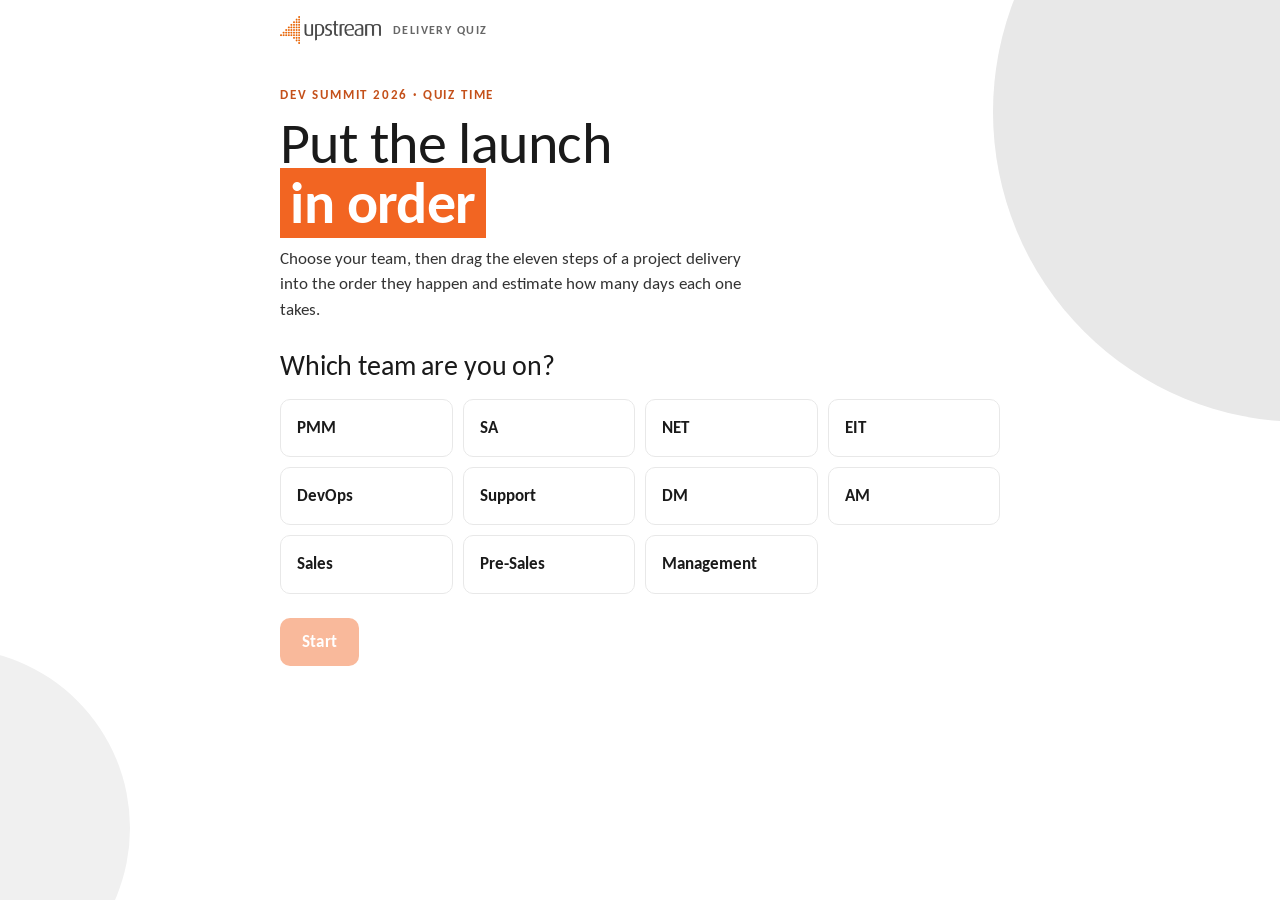
<file: index.html>
<!doctype html>
<html lang="en">
<head>
<meta charset="utf-8">
<meta name="viewport" content="width=device-width, initial-scale=1, viewport-fit=cover">
<title>Project Delivery Quiz</title>
<link rel="preconnect" href="https://fonts.googleapis.com">
<link rel="preconnect" href="https://fonts.gstatic.com" crossorigin>
<link href="https://fonts.googleapis.com/css2?family=Carlito:ital,wght@0,400;0,700;1,700&display=swap" rel="stylesheet">
<link rel="stylesheet" href="styles.css?v=20261125172713">
</head>
<body>
<div class="bar">
  <span class="brand"><img class="logo-color" src="assets/logo-color.png" alt="Upstream"><img class="logo-dark" src="assets/logo-dark.png" alt="Upstream">Delivery Quiz</span>
  <button class="chip" id="teamChip" type="button" hidden></button>
</div>

<main>
  <!-- 1. Team -->
  <section id="view-team">
    <span class="tag">Dev Summit 2026 · Quiz time</span>
    <h1>Put the launch <mark class="hl">in order</mark></h1>
    <p class="lede">Choose your team, then drag the eleven steps of a project delivery into the order they happen and estimate how many days each one takes.</p>
    <h2>Which team are you on?</h2>
    <ul class="teams" id="teamList"></ul>
    <div class="actions"><button class="primary" id="startBtn" disabled>Start</button></div>
  </section>

  <!-- 2. Play -->
  <section id="view-play" hidden>
    <p class="msg" id="roundNote" hidden style="margin:0 0 12px;font-weight:700;color:var(--accent-text)"></p>
    <h2>Order the steps</h2>
    <p class="lede" style="margin-bottom:0">Drag the handle to move a step, or focus it and use the arrow keys. Enter the number of days next to each one.</p>
    <ol class="steps" id="steps"></ol>
    <div class="foot">
      <div class="totals">
        <div class="hint" id="hint" style="text-align:left"></div>
      </div>
      <div class="track" id="track" aria-hidden="true"></div>
      <button class="primary" id="submitBtn" disabled>Submit answer</button>
      <p class="msg" id="submitMsg" hidden></p>
    </div>
  </section>

  <!-- 3. Done -->
  <section id="view-done" hidden>
    <span class="tag">Dev Summit 2026</span>
    <h1>Answer <mark class="hl">submitted</mark></h1>
    <p class="lede" id="doneLede"></p>
    <ol class="summary" id="doneSummary"></ol>
    <div class="actions"><button class="secondary" id="editBtn">Edit and resubmit</button></div>
  </section>

  <!-- 4. Closed -->
  <section id="view-closed" hidden>
    <span class="tag">Dev Summit 2026</span>
    <h1>Submissions are <mark class="hl">closed</mark></h1>
    <p class="lede" id="closedLede">The host has closed this round. Hang tight for the results.</p>
    <div id="closedKeyWrap" hidden>
      <h2>The correct order</h2>
      <ol class="summary" id="closedKey"></ol>
    </div>
  </section>

  <!-- 5. Results (after the host closes submissions) -->
  <section id="view-results" hidden>
    <span class="tag">Dev Summit 2026 · Results</span>
    <h1>Your <mark class="hl">results</mark></h1>
    <p class="lede" id="resLede"></p>
    <div class="resscore">
      <div><span class="big" id="resTotal">0</span><span class="unit">points out of 100</span></div>
      <div class="splits"><span id="resOrder"></span><span id="resDays"></span></div>
    </div>
    <div id="lbWrap" hidden>
      <h2>Team leaderboard</h2>
      <ol class="lb" id="lb"></ol>
    </div>
    <h2>The correct sequence</h2>
    <p class="legend"><span class="swatch"></span>Highlighted: what you got wrong</p>
    <ol class="cklist" id="resList"></ol>
  </section>
</main>

<script>
// Reload once when a newer version of the site has been published (browsers may cache pages for ~10 min).
window.BUILD=20261125172713;
(function(){
  function busy(){ var a=document.activeElement; return document.body && (document.body.classList.contains("is-dragging") || (a && a.tagName==="INPUT")); }
  function check(){
    fetch("version.json?t="+Date.now(),{cache:"no-store"}).then(function(r){return r.json();}).then(function(v){
      if(!v || !(v.build>window.BUILD) || busy()) return;
      var k="reloaded-"+v.build;
      try{ if(sessionStorage.getItem(k)) return; sessionStorage.setItem(k,"1"); }catch(e){}
      location.reload();
    }).catch(function(){});
  }
  check();
  setInterval(function(){ if(document.visibilityState==="visible") check(); },60000);
  document.addEventListener("visibilitychange",function(){ if(document.visibilityState==="visible") check(); });
})();
</script>
<script src="config.js?v=20261125172713"></script>
<script src="shared.js?v=20261125172713"></script>
<script>
const { cfg, api, $, setMsg, summaryList, label, makeSortable, GRIP, block, posLabel, stepResult, scoreSub, teamRows } = window.Quiz;
const TEAMS = cfg.TEAMS, PHASES = cfg.PHASES;
const STORE_KEY = "delivery-quiz-gh-v1";

function shuffle(a){ for(let i=a.length-1;i>0;i--){ const j=Math.floor(Math.random()*(i+1)); [a[i],a[j]]=[a[j],a[i]]; } return a; }
function load(){
  try{
    const s=JSON.parse(localStorage.getItem(STORE_KEY));
    if(s && Array.isArray(s.order) && s.order.length===PHASES.length && PHASES.every(p=>s.order.includes(p))) return s;
  }catch(e){}
  return null;
}
function save(){ try{ localStorage.setItem(STORE_KEY, JSON.stringify(state)); }catch(e){} }
function newId(){ return (crypto.randomUUID ? crypto.randomUUID() : Date.now().toString(36)+Math.random().toString(36).slice(2)); }

let state = load() || { team:null, order:shuffle(PHASES.slice()), days:{}, clientId:newId() };
if(!state.clientId){ state.clientId=newId(); }
save();

/* ---------- Views ---------- */
function show(view){
  for(const v of ["team","play","done","closed","results"]) $("view-"+v).hidden = v!==view;
  $("teamChip").hidden = !state.team || view==="team" || view==="closed";
  $("teamChip").textContent = state.team || "";
  $("teamChip").setAttribute("aria-label", state.team ? `${state.team}. Change team` : "");
  window.scrollTo(0,0);
}
$("teamChip").addEventListener("click",()=>{ renderTeams(); show("team"); });

/* ---------- Team picker ---------- */
function renderTeams(){
  const ul=$("teamList"); ul.innerHTML="";
  TEAMS.forEach(t=>{
    const li=document.createElement("li"), b=document.createElement("button");
    b.className="team"; b.type="button"; b.textContent=t; b.setAttribute("aria-pressed", String(state.team===t));
    b.onclick=()=>{ state.team=t; save(); renderTeams(); };
    li.appendChild(b); ul.appendChild(li);
  });
  $("startBtn").disabled=!state.team;
}
$("startBtn").onclick=()=>{ renderSteps(); show("play"); };

/* ---------- Steps list ---------- */

function renderSteps(){
  const ol=$("steps"); ol.innerHTML="";
  state.order.forEach(phase=>{
    const li=document.createElement("li"); li.className="step"; li.dataset.phase=phase;
    li.innerHTML=`<button class="grip" type="button">${GRIP}</button><span class="num"></span><span class="name"></span><label class="days"><input type="text" inputmode="numeric" pattern="[0-9]*" maxlength="3" autocomplete="off"><span>days</span></label>`;
    li.querySelector(".name").textContent=label(phase);
    const input=li.querySelector("input");
    input.setAttribute("aria-label",`Days for ${label(phase)}`);
    input.value = state.days[phase] ?? "";
    input.addEventListener("input",()=>{
      input.value=input.value.replace(/\D/g,"").slice(0,3);
      if(input.value==="") delete state.days[phase]; else state.days[phase]=parseInt(input.value,10);
      save(); updateFooter();
    });
    ol.appendChild(li);
  });
  renumber(); updateFooter();
}
function renumber(){
  [...$("steps").children].forEach((li,i)=>{
    li.querySelector(".num").textContent=i+1;
    li.querySelector(".grip").setAttribute("aria-label",`Move ${label(li.dataset.phase)}, currently step ${i+1} of ${PHASES.length}. Use the up and down arrow keys.`);
  });
}
makeSortable($("steps"), ()=>syncOrder());
function syncOrder(){ state.order=[...$("steps").children].map(li=>li.dataset.phase); save(); renumber(); updateFooter(); }

/* ---------- Footer ---------- */
function updateFooter(){
  const vals=state.order.map(p=>state.days[p]);
  const filled=vals.filter(v=>Number.isInteger(v)).length;
  const total=vals.reduce((s,v)=>s+(Number.isInteger(v)?v:0),0);
  const missing=PHASES.length-filled;
  $("hint").textContent = missing ? `Add days for ${missing} more ${missing===1?"step":"steps"}` : "Every step has days. Ready to submit.";
  const track=$("track"); track.innerHTML="";
  const cols=["--seg1","--seg2","--seg3","--seg4"];
  state.order.forEach((p,i)=>{
    const v=state.days[p]; if(!v||!total) return;
    const s=document.createElement("div"); s.className="seg";
    s.style.width=(v/total*100)+"%"; s.style.background=`var(${cols[i%4]})`; s.title=`${i+1}. ${label(p)}: ${v} days`;
    track.appendChild(s);
  });
  $("submitBtn").disabled = missing>0;
  document.querySelectorAll(".days input").forEach(inp=>inp.classList.toggle("empty",inp.value===""));
}

/* ---------- Submit ---------- */
$("submitBtn").onclick=async()=>{
  const btn=$("submitBtn"), msg=$("submitMsg");
  const steps=state.order.map(p=>({phase:p,days:state.days[p]}));
  btn.disabled=true; btn.textContent="Submitting…"; setMsg(msg,"");
  try{
    await api({action:"submit", team:state.team, steps, clientId:state.clientId});
    state.submitted=true; state.lastSubmit=steps; state.submittedAt=Date.now(); save(); renderDone(); show("done");
  }catch(err){
    if(err.code==="closed"){ show("closed"); }
    else if(err.code==="not_configured"){ setMsg(msg,"This quiz isn’t connected to its answer sheet yet. Ask the host to finish setup.",true); }
    else if(err.code==="bad_request"){ setMsg(msg,"The quiz couldn’t accept this answer. Please let the host know.",true); }
    else { setMsg(msg,"The answer didn’t save. Check your connection and select Submit answer again.",true); }
  }finally{ btn.textContent="Submit answer"; updateFooter(); }
};

function renderDone(){
  const steps=state.order.map(p=>({phase:p,days:state.days[p]}));
  $("doneLede").textContent=`${state.team}’s answer is in. You can change it until the host closes submissions; your latest answer is the one that counts.`;
  summaryList($("doneSummary"),steps);
}
$("editBtn").onclick=()=>{ renderSteps(); show("play"); };

// Clear this phone's answers: fresh shuffle, no days. Keeps the team and the person.
function resetAnswers(note){
  state.order=shuffle(PHASES.slice()); state.days={}; state.submitted=false; delete state.lastSubmit; delete state.submittedAt; save();
  setMsg($("submitMsg"),"");
  setMsg($("roundNote"),note||"");
  if(state.team){ renderSteps(); show("play"); } else { renderTeams(); show("team"); }
}

/* ---------- Results ---------- */
function renderResults(k){
  const steps=state.lastSubmit, sc=scoreSub({steps},k);
  $("resLede").textContent=`How ${state.team}’s answer compares with the correct sequence.`;
  $("resTotal").textContent=sc.total.toFixed(1);
  $("resOrder").textContent=`Order ${Math.round(sc.orderPct)}%`;
  const anyTimed=k.order.some(p=>Number.isInteger(k.days[p]));
  $("resDays").textContent=anyTimed?`Days ${Math.round(sc.daysPct)}%`:"";
  const ol=$("resList"); ol.innerHTML="";
  // One row per step, in the correct order; mistakes are highlighted with what was entered.
  k.order.forEach((p,i)=>{
    const gi=steps.findIndex(x=>x.phase===p);
    const mine=gi>=0?steps[gi]:null;
    const r=mine?stepResult(mine,gi,k):null;
    const b=block(p,k), span=b.lo!==b.hi;
    const posWrong=!r || r.dist>0, daysWrong=!!r && r.timed && !r.daysOk;
    const li=document.createElement("li");
    li.className="ck"+(posWrong?" pos-wrong":"")+(daysWrong?" days-wrong":"");
    li.innerHTML=`<span class="n"></span><div class="body"><span class="nm"></span><span class="note"></span></div><div class="dcol"><span class="cd"></span><span class="yd"></span></div>`;
    li.querySelector(".n").textContent = span ? `${b.lo+1}–${b.hi+1}` : i+1;
    li.querySelector(".nm").textContent = label(p) + (span ? " (any order)" : "");
    li.querySelector(".cd").textContent = Number.isInteger(k.days[p]) ? `${k.days[p]} d` : "TBD";
    if(posWrong) li.querySelector(".note").textContent = mine ? `You placed it #${gi+1}` : "Not in your answer";
    if(daysWrong) li.querySelector(".yd").textContent = `you: ${mine.days}`;
    ol.appendChild(li);
  });
}
function renderLeaderboard(subs,k){
  const wrap=$("lbWrap");
  if(!Array.isArray(subs) || !subs.length){ wrap.hidden=true; return; }
  const ol=$("lb"); ol.innerHTML="";
  teamRows(subs,k).forEach((r,i)=>{
    const li=document.createElement("li");
    li.className="lbrow"+(i===0?" top":"")+(r.t===state.team?" mine":"");
    li.innerHTML=`<span class="rk"></span><span class="tm"></span><span class="pp"></span><span class="sc"></span>`;
    li.querySelector(".rk").textContent=i+1;
    li.querySelector(".tm").textContent=r.t+(r.t===state.team?" (your team)":"");
    li.querySelector(".pp").textContent=`${r.members.length} ${r.members.length===1?"person":"people"}`;
    li.querySelector(".sc").textContent=r.total.toFixed(1);
    ol.appendChild(li);
  });
  wrap.hidden=false;
}
function renderClosedKey(k){
  const wrap=$("closedKeyWrap");
  if(!k){ wrap.hidden=true; $("closedLede").textContent="The host has closed this round. Hang tight for the results."; return; }
  const ol=$("closedKey"); ol.innerHTML="";
  k.order.forEach((p,i)=>{
    const b=block(p,k), li=document.createElement("li");
    li.innerHTML=`<span class="n"></span><span></span><span class="d"></span>`;
    li.children[0].textContent=b.lo!==b.hi?posLabel(b).slice(1):i+1;
    li.children[1].textContent=label(p)+(b.lo!==b.hi?" (any order)":"");
    li.children[2].textContent=Number.isInteger(k.days[p])?`${k.days[p]} ${k.days[p]===1?"day":"days"}`:"TBD";
    ol.appendChild(li);
  });
  $("closedLede").textContent="The host has closed this round. Here’s the correct answer.";
  wrap.hidden=false;
}

/* ---------- Start ---------- */
function route(){
  if(!state.team){ renderTeams(); show("team"); }
  else if(state.submitted){ renderDone(); show("done"); }
  else { renderSteps(); show("play"); }
}
renderTeams();
route();

// Keep in step with the host: closed/reopened submissions, and new rounds.
let wasClosed=false;
async function checkStatus(){
  try{
    const r=await api({action:"status"});
    if(typeof r.round==="number"){
      // Answers are stale if the round changed since this phone last checked, or if they
      // were submitted before the current round started (covers phones that never saw a round id).
      const hasAnswers = state.submitted || Object.keys(state.days||{}).length>0;
      const stale = hasAnswers && (
        (state.round!==undefined && r.round!==state.round) ||
        (state.round===undefined && state.submitted && (!state.submittedAt || state.submittedAt < r.round))
      );
      if(state.round!==r.round){ state.round=r.round; save(); }
      if(stale) resetAnswers("A new round has started, so your previous answers were cleared.");
    }
    if(r.open===false){
      wasClosed=true;
      if(r.key && state.lastSubmit){ renderResults(r.key); renderLeaderboard(r.submissions,r.key); show("results"); }
      // Only reveal the correct order if this round actually had answers.
      else { renderClosedKey(Array.isArray(r.submissions) && r.submissions.length ? r.key : null); show("closed"); }
    }
    else if(wasClosed || !$("view-closed").hidden){ wasClosed=false; route(); }
  }catch(e){}
}
checkStatus();
setInterval(()=>{ if(document.visibilityState==="visible") checkStatus(); },20000);
document.addEventListener("visibilitychange",()=>{ if(document.visibilityState==="visible") checkStatus(); });
</script>
</body>
</html>
</file>
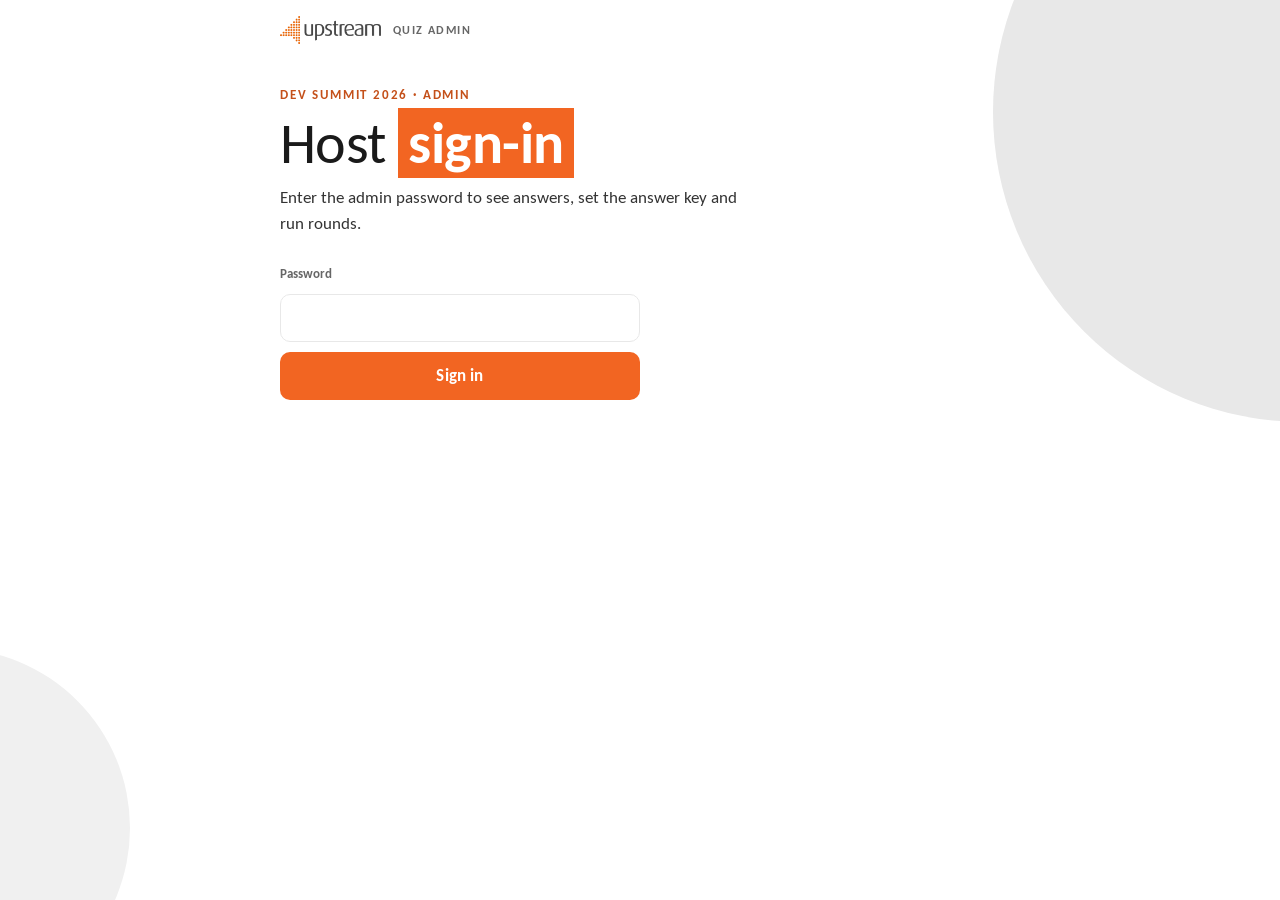
<file: admin.html>
<!doctype html>
<html lang="en">
<head>
<meta charset="utf-8">
<meta name="viewport" content="width=device-width, initial-scale=1, viewport-fit=cover">
<meta name="robots" content="noindex">
<title>Quiz Admin</title>
<link rel="preconnect" href="https://fonts.googleapis.com">
<link rel="preconnect" href="https://fonts.gstatic.com" crossorigin>
<link href="https://fonts.googleapis.com/css2?family=Carlito:ital,wght@0,400;0,700;1,700&display=swap" rel="stylesheet">
<link rel="stylesheet" href="styles.css?v=20261125172713">
</head>
<body>
<div class="bar">
  <span class="brand"><img class="logo-color" src="assets/logo-color.png" alt="Upstream"><img class="logo-dark" src="assets/logo-dark.png" alt="Upstream">Quiz Admin</span>
  <button class="linkbtn" id="signOut" type="button" hidden>Sign out</button>
</div>

<main>
  <!-- Login -->
  <section id="view-login">
    <span class="tag">Dev Summit 2026 · Admin</span>
    <h1>Host <mark class="hl">sign-in</mark></h1>
    <p class="lede">Enter the admin password to see answers, set the answer key and run rounds.</p>
    <form class="login" id="loginForm">
      <label for="pw" class="keyhead">Password</label>
      <input id="pw" type="password" autocomplete="current-password" required>
      <button class="primary" type="submit" id="loginBtn">Sign in</button>
      <p class="msg" id="loginMsg" hidden></p>
    </form>
  </section>

  <!-- Results -->
  <section id="view-results" hidden>
    <h2>Team answers</h2>
    <p class="lede" id="resultsLede">Loading answers…</p>
    <div class="toolbar">
      <span class="status" id="statusLabel">Submissions open</span>
      <button class="secondary" id="toggleOpen" type="button">Close submissions</button>
      <button class="secondary" id="roundBtn" type="button">Start a new round</button>
      <button class="secondary" id="refreshBtn" type="button">Refresh</button>
    </div>
    <p class="msg" id="resultsMsg" hidden></p>

    <details class="card keypanel" id="keyPanel">
      <summary>Answer key and scoring</summary>
      <p class="rules" style="margin-top:12px">Drag the steps into the correct order and enter each one’s days. Sequence: full credit in the right place, two-thirds one place off, one-third two places off. Days: credit falls in a straight line to zero at 100% off. Leave days blank for a TBD step; it then counts for order only. Mark neighbouring steps <strong>Any order</strong> to accept them in any arrangement within their positions.</p>
      <ol class="steps" id="keyRows" style="margin-bottom:8px"></ol>
      <p class="meta" id="groupNote" hidden style="margin:0 0 16px"></p>
      <label class="weight"><span>Balance: <output id="weightOut"></output></span><input type="range" id="weight" min="0" max="100" step="10" value="50"></label>
      <button class="primary" id="saveKey" type="button">Save answer key</button>
      <p class="msg" id="keyMsg" hidden></p>
    </details>

    <div id="board"></div>
    <div class="results" id="results"></div>
  </section>
</main>

<script>
// Reload once when a newer version of the site has been published (browsers may cache pages for ~10 min).
window.BUILD=20261125172713;
(function(){
  function busy(){ var a=document.activeElement; return document.body && (document.body.classList.contains("is-dragging") || (a && a.tagName==="INPUT")); }
  function check(){
    fetch("version.json?t="+Date.now(),{cache:"no-store"}).then(function(r){return r.json();}).then(function(v){
      if(!v || !(v.build>window.BUILD) || busy()) return;
      var k="reloaded-"+v.build;
      try{ if(sessionStorage.getItem(k)) return; sessionStorage.setItem(k,"1"); }catch(e){}
      location.reload();
    }).catch(function(){});
  }
  check();
  setInterval(function(){ if(document.visibilityState==="visible") check(); },60000);
  document.addEventListener("visibilitychange",function(){ if(document.visibilityState==="visible") check(); });
})();
</script>
<script src="config.js?v=20261125172713"></script>
<script src="shared.js?v=20261125172713"></script>
<script>
const { cfg, api, $, setMsg, summaryList, label, makeSortable, GRIP, block, posLabel, stepResult, scoreSub, teamRows } = window.Quiz;
const TEAMS = cfg.TEAMS, PHASES = cfg.PHASES;
const PW_KEY = "delivery-quiz-admin-pw";

let password = null, data = null, key = null, savedKey = null, keyStale = false, keyDirty = false, timer = null, roundArmed = false;
try{ password = sessionStorage.getItem(PW_KEY); }catch(e){}

function show(view){
  $("view-login").hidden = view!=="login";
  $("view-results").hidden = view!=="results";
  $("signOut").hidden = view!=="results";
}

/* ---------- Sign in ---------- */
$("loginForm").addEventListener("submit", async e=>{
  e.preventDefault();
  const pw=$("pw").value, btn=$("loginBtn"), msg=$("loginMsg");
  btn.disabled=true; btn.textContent="Signing in…"; setMsg(msg,"");
  try{
    data = await api({action:"results", password:pw});
    password = pw; try{ sessionStorage.setItem(PW_KEY,pw); }catch(e){}
    $("pw").value="";
    enter();
  }catch(err){
    setMsg(msg, err.code==="unauthorized" ? "That password isn’t right." :
               err.code==="not_configured" ? "Add your Apps Script URL to config.js first." :
               err.code==="no_password" ? "No admin password is set yet. Add ADMIN_PASSWORD in the Apps Script project’s Script properties." :
               "Couldn’t reach the answer sheet. Check your connection and try again.", true);
  }finally{ btn.disabled=false; btn.textContent="Sign in"; }
});
$("signOut").onclick=()=>{
  password=null; data=null; key=null; clearInterval(timer);
  try{ sessionStorage.removeItem(PW_KEY); }catch(e){}
  show("login");
};

function enter(){
  show("results");
  applyData();
  clearInterval(timer);
  timer=setInterval(()=>refresh(true),15000);
}

async function refresh(quiet){
  if(!password) return;
  const btn=$("refreshBtn");
  if(!quiet){ btn.disabled=true; btn.textContent="Refreshing…"; }
  try{
    data = await api({action:"results", password});
    setMsg($("resultsMsg"),"");
    applyData();
  }catch(err){
    if(err.code==="unauthorized"){ $("signOut").onclick(); setMsg($("loginMsg"),"The admin password changed. Sign in again.",true); return; }
    setMsg($("resultsMsg"),"Couldn’t load the latest answers. They’ll update when the connection returns.",true);
  }finally{ if(!quiet){ btn.disabled=false; btn.textContent="Refresh"; } }
}
$("refreshBtn").onclick=()=>refresh(false);

function applyData(){
  const saved = data.key || null;
  // A key saved before steps were added or removed can't score fairly: ask for a re-save.
  keyStale = !!saved && (saved.order.length!==PHASES.length || PHASES.some(p=>!saved.order.includes(p)));
  savedKey = saved;
  key = keyStale ? null : saved;
  if(!keyDirty && !document.body.classList.contains("is-dragging")) renderKeyForm();
  if(!key) $("keyPanel").open = true;
  if(keyStale && !keyDirty){
    const added=PHASES.filter(p=>!saved.order.includes(p)).map(label);
    setMsg($("keyMsg"), `The steps changed since this key was saved${added.length?` (new: ${added.join(", ")})`:""}. Check the positions and days (leave blank for TBD), then save to score the teams.`, true);
  }
  const open = data.open !== false;
  $("statusLabel").textContent = open ? "Submissions open" : "Submissions closed";
  $("statusLabel").classList.toggle("closed", !open);
  $("toggleOpen").textContent = open ? "Close submissions" : "Reopen submissions";
  renderResults();
}

/* ---------- Open / close and rounds ---------- */
$("toggleOpen").onclick=async()=>{
  const b=$("toggleOpen"), open=data.open!==false;
  b.disabled=true;
  try{ await api({action:"setOpen", password, open:!open}); await refresh(true); }
  catch(e){ setMsg($("resultsMsg"),"That change didn’t save. Try again.",true); }
  finally{ b.disabled=false; }
};
$("roundBtn").onclick=async()=>{
  const b=$("roundBtn");
  if(!roundArmed){ roundArmed=true; b.textContent="Select again to clear the board and reopen"; setTimeout(()=>{ roundArmed=false; b.textContent="Start a new round"; },4000); return; }
  roundArmed=false; b.textContent="Start a new round"; b.disabled=true;
  try{
    await api({action:"newRound", password});
    // A new round always starts open, so teams can play straight away.
    if(data && data.open===false) await api({action:"setOpen", password, open:true});
    await refresh(true);
    setMsg($("resultsMsg"),"New round started. The board is clear and submissions are open.");
  }
  catch(e){ setMsg($("resultsMsg"),"The new round didn’t start. Try again.",true); }
  finally{ b.disabled=false; }
};

/* ---------- Scoring ---------- */

/* ---------- Answer key form ---------- */
function renderKeyForm(){
  const rows=$("keyRows"); rows.innerHTML="";
  const src = key || savedKey;
  // Start from the saved order; slot in any new steps where they sit in the list.
  let order = src ? src.order.filter(p=>PHASES.includes(p)) : PHASES.slice();
  PHASES.forEach((p,i)=>{ if(!order.includes(p)) order.splice(Math.min(i,order.length),0,p); });
  const flexSet=new Set(((src&&src.groups)||[]).flat());
  order.forEach(p=>{
    const days = src && src.days && Number.isInteger(src.days[p]) ? src.days[p] : "";
    const li=document.createElement("li"); li.className="step"; li.dataset.phase=p;
    li.innerHTML=`<button class="grip" type="button">${GRIP}</button><span class="num"></span><span class="name keyname"><span class="nm"></span><button class="flex" type="button" aria-pressed="false">Any order</button></span><label class="days"><input type="text" inputmode="numeric" pattern="[0-9]*" maxlength="3" autocomplete="off" placeholder="TBD"><span>days</span></label>`;
    li.querySelector(".nm").textContent=label(p);
    const fx=li.querySelector(".flex");
    fx.setAttribute("aria-label",`${label(p)} can be in any order with the neighbouring steps marked Any order`);
    const setFlex=on=>{ fx.setAttribute("aria-pressed",String(on)); li.classList.toggle("flexed",on); };
    setFlex(flexSet.has(p));
    fx.addEventListener("click",()=>{ setFlex(fx.getAttribute("aria-pressed")!=="true"); keyDirty=true; describeGroups(); });
    const inp=li.querySelector("input"); inp.value=days; inp.setAttribute("aria-label",`Correct days for ${label(p)}`);
    inp.addEventListener("input",()=>{ inp.value=inp.value.replace(/\D/g,"").slice(0,3); keyDirty=true; });
    rows.appendChild(li);
  });
  renumberKey(); describeGroups();
  $("weight").value = src ? (src.orderWeight??50) : 50;
  updateWeight();
  keyDirty=false;
}
function renumberKey(){
  [...$("keyRows").children].forEach((li,i)=>{
    li.querySelector(".num").textContent=i+1;
    li.querySelector(".grip").setAttribute("aria-label",`Move ${label(li.dataset.phase)}, currently step ${i+1} of ${PHASES.length}. Use the up and down arrow keys.`);
  });
}
makeSortable($("keyRows"), ()=>{ keyDirty=true; renumberKey(); describeGroups(); });

// Neighbouring steps marked "Any order" form one block that can be arranged freely.
function keyGroups(){
  const groups=[]; let cur=[];
  [...$("keyRows").children].forEach(li=>{
    if(li.classList.contains("flexed")) cur.push(li.dataset.phase);
    else { if(cur.length>1) groups.push(cur); cur=[]; }
  });
  if(cur.length>1) groups.push(cur);
  return groups;
}
function describeGroups(){
  const rows=[...$("keyRows").children], el=$("groupNote");
  const parts=keyGroups().map(g=>{
    const idx=g.map(p=>rows.findIndex(r=>r.dataset.phase===p));
    return `${g.map(label).join(", ")} (positions ${Math.min(...idx)+1}–${Math.max(...idx)+1})`;
  });
  const lone=rows.filter((li,i)=>li.classList.contains("flexed") && !(rows[i-1]&&rows[i-1].classList.contains("flexed")) && !(rows[i+1]&&rows[i+1].classList.contains("flexed")));
  el.hidden=!parts.length && !lone.length;
  el.textContent=(parts.length?`Any order: ${parts.join("; ")}.`:"")+(lone.length?` ${lone.map(li=>label(li.dataset.phase)).join(", ")} ${lone.length===1?"needs a":"need"} marked neighbour to form a block.`:"");
}
function updateWeight(){ const w=+$("weight").value; $("weightOut").textContent=`sequence ${w}%, days ${100-w}%`; }
$("weight").addEventListener("input",()=>{ updateWeight(); keyDirty=true; });

$("saveKey").onclick=async()=>{
  const msg=$("keyMsg"), rows=[...$("keyRows").children];
  const days={}, tbd=[];
  rows.forEach(r=>{ const v=r.querySelector("input").value; if(v==="") { tbd.push(label(r.dataset.phase)); days[r.dataset.phase]=null; } else days[r.dataset.phase]=parseInt(v,10); });
  const order=rows.map(r=>r.dataset.phase), groups=keyGroups();
  const btn=$("saveKey"); btn.disabled=true; btn.textContent="Saving…";
  try{
    await api({action:"saveKey", password, key:{order,days,groups,orderWeight:+$("weight").value}});
    keyDirty=false; setMsg(msg, tbd.length ? `Answer key saved. Days are TBD for ${tbd.join(", ")}, so ${tbd.length===1?"that step counts":"those steps count"} for order only.` : "Answer key saved. Scores below are updated.");
    await refresh(true);
  }catch(e){
    setMsg(msg, e.code==="bad_request"
      ? "Google rejected this key, which usually means the Apps Script is out of date. Paste the latest Code.gs from GitHub, then Deploy → Manage deployments → Edit → New version → Deploy."
      : e.code==="unauthorized" ? "Your admin password changed. Sign out and sign in again."
      : "The answer key didn’t save. Check your connection and try again.", true);
  }
  finally{ btn.disabled=false; btn.textContent="Save answer key"; }
};

/* ---------- Results ---------- */
function scoredList(el,s,k){
  el.innerHTML=""; el.classList.add("scored");
  (s.steps||[]).forEach((st,i)=>{
    const r=stepResult(st,i,k); if(!r) return;
    const c=r.c;
    const li=document.createElement("li");
    li.innerHTML=`<span class="n">${i+1}</span><span></span><span class="d"></span><span class="ans"></span>`;
    li.children[1].textContent=label(st.phase);
    li.children[2].textContent=`${st.days} d`;
    const a=li.children[3];
    a.textContent=`answer: ${posLabel(r.b)}, ${r.timed?c+" d":"TBD"}`;
    if(r.dist===0 && r.daysOk) a.classList.add("ok");
    el.appendChild(li);
  });
}

function renderResults(){
  const box=$("results"), board=$("board");
  // Remember which people were expanded so the auto-refresh doesn't collapse them
  const wasOpen=new Set([...box.querySelectorAll("details.member[open]")].map(d=>d.dataset.id));
  const firstRender=!box.querySelector("details.member");
  box.innerHTML=""; board.innerHTML="";
  const subs=(data && data.submissions)||[];

  const rows=teamRows(subs,key);
  const people=rows.reduce((n,r)=>n+r.members.length,0);
  $("resultsLede").textContent=`${rows.length} of ${TEAMS.length} teams have answered (${people} ${people===1?"person":"people"}). Updates every 15 seconds.`;
  if(!rows.length){ box.innerHTML='<div class="empty-state">No answers yet this round. Share the quiz link with the teams to get started.</div>'; return; }

  if(key){
    const wrap=document.createElement("div"); wrap.className="boardwrap";
    const tbl=document.createElement("table"); tbl.className="board";
    tbl.innerHTML=`<thead><tr><th class="t">#</th><th class="t">Team</th><th>Avg score</th><th>Sequence</th><th>Days</th><th>People</th></tr></thead><tbody></tbody>`;
    rows.forEach((x,i)=>{
      const tr=document.createElement("tr"); if(i===0) tr.className="first";
      tr.innerHTML=`<td class="rank">${i+1}</td><td class="t"></td><td class="score">${x.total.toFixed(1)}</td><td>${Math.round(x.orderPct)}%</td><td>${Math.round(x.daysPct)}%</td><td>${x.members.length}</td>`;
      tr.children[1].textContent=x.t;
      tbl.tBodies[0].appendChild(tr);
    });
    wrap.appendChild(tbl); board.appendChild(wrap);
  } else {
    board.innerHTML='<div class="empty-state" style="margin-top:20px">Add the answer key above to score and rank the teams.</div>';
  }

  rows.forEach(team=>{
    const card=document.createElement("article"); card.className="card";
    card.innerHTML=`<header><h3></h3><span class="meta"></span></header><p class="meta" style="margin:4px 0 0"></p><div class="members"></div>`;
    card.querySelector("h3").textContent=team.t;
    const hm=card.querySelector("header .meta");
    if(key){ hm.className="score-pill"; hm.textContent=`${team.total.toFixed(1)} points average`; }
    else hm.textContent=`${team.members.length} ${team.members.length===1?"person":"people"}`;
    card.querySelector("p.meta").textContent = key && team.members.length>1
      ? `Average of ${team.members.length} people. Open a person to see their answer.`
      : (team.members.length>1 ? "Open a person to see their answer." : "");
    const box2=card.querySelector(".members");
    team.members.forEach(m=>{
      const d=document.createElement("details"); d.className="member"; d.dataset.id=m.name;
      d.open = wasOpen.has(m.name) || (firstRender && team.members.length===1);
      const when=new Date(m.s.submittedAt).toLocaleTimeString([], {hour:"2-digit",minute:"2-digit"});
      d.innerHTML=`<summary><span class="who"></span><span class="mscore"></span></summary><p class="meta" style="margin:6px 0 0"></p><ol class="summary"></ol>`;
      d.querySelector(".who").textContent=m.name;
      d.querySelector(".mscore").textContent = m.sc ? `${m.sc.total.toFixed(1)} points` : "";
      d.querySelector("p.meta").textContent=`Submitted at ${when}`+(m.count>1?`. Latest of ${m.count} answers from this person.`:"");
      if(key) scoredList(d.querySelector("ol"),m.s,key); else summaryList(d.querySelector("ol"),m.s.steps||[]);
      box2.appendChild(d);
    });
    box.appendChild(card);
  });
}

/* ---------- Start ---------- */
if(password){
  show("results");
  api({action:"results", password}).then(d=>{ data=d; enter(); })
    .catch(()=>{ password=null; try{ sessionStorage.removeItem(PW_KEY); }catch(e){} show("login"); });
} else show("login");
</script>
</body>
</html>
</file>
<file: styles.css>
/* Upstream brand theme (Dev Summit 2026) */
:root{
  --paper:#FFFFFF; --surface:#FFFFFF; --ink:#1A1A1A; --body-ink:#333333; --muted:#666666; --line:#E8E8E8;
  --accent:#F26522; --accent-ink:#FFFFFF; --accent-text:#C4501A; --soft:#FDE8D5; --cream:#FFF5EB;
  --circle:#F0F0F0; --circle2:#E8E8E8; --signal:#1A1A1A; --danger:#B42318;
  --seg1:#F26522; --seg2:#F7943E; --seg3:#FBB57A; --seg4:#C4501A;
  --head:"Calibri Light", Calibri, Carlito, "Segoe UI", Arial, sans-serif;
  --body:Calibri, Carlito, "Segoe UI", Arial, sans-serif;
  color-scheme:light;
  box-sizing:border-box;
  padding-top:env(safe-area-inset-top,0px);
  padding-bottom:env(safe-area-inset-bottom,0px);
}
@media (prefers-color-scheme:dark){
  :root:not([data-theme="light"]){
    --paper:#1A1A1A; --surface:#262626; --ink:#FFFFFF; --body-ink:#E6E6E6; --muted:#B3B3B3; --line:#3A3A3A;
    --accent:#F26522; --accent-ink:#FFFFFF; --accent-text:#F7943E; --soft:#3A2618; --cream:#2A2019;
    --circle:#222222; --circle2:#2A2A2A; --signal:#F7943E; --danger:#FF8A80;
    color-scheme:dark;
  }
}
:root[data-theme="dark"]{
  --paper:#1A1A1A; --surface:#262626; --ink:#FFFFFF; --body-ink:#E6E6E6; --muted:#B3B3B3; --line:#3A3A3A;
  --accent:#F26522; --accent-ink:#FFFFFF; --accent-text:#F7943E; --soft:#3A2618; --cream:#2A2019;
  --circle:#222222; --circle2:#2A2A2A; --signal:#F7943E; --danger:#FF8A80;
  color-scheme:dark;
}
*,*::before,*::after{box-sizing:inherit}
html{scroll-padding-top:env(safe-area-inset-top,0px)}
body{margin:0;background:var(--paper);color:var(--ink);font:17px/1.5 var(--body);position:relative;overflow-x:hidden;-webkit-font-smoothing:antialiased}
button,input{font:inherit;color:inherit}
:focus-visible{outline:3px solid var(--signal);outline-offset:2px}
[hidden]{display:none !important}

.bar{display:flex;align-items:center;gap:12px;max-width:760px;margin:0 auto;padding:16px 20px}
.brand{display:flex;align-items:center;gap:12px;margin-right:auto;font:700 .75rem/1 var(--body);letter-spacing:.12em;text-transform:uppercase;color:var(--muted)}
.brand img{height:28px;width:auto;display:block}
.brand .logo-dark{display:none}
@media (prefers-color-scheme:dark){:root:not([data-theme="light"]) .brand .logo-color{display:none}:root:not([data-theme="light"]) .brand .logo-dark{display:block}}
:root[data-theme="dark"] .brand .logo-color{display:none}:root[data-theme="dark"] .brand .logo-dark{display:block}
.chip{cursor:pointer;font-size:.875rem;font-weight:600;padding:6px 12px;border-radius:999px;background:var(--surface);border:1px solid var(--line)}
.linkbtn{background:none;border:0;padding:6px 4px;font-size:.875rem;font-weight:600;color:var(--accent-text);cursor:pointer;text-decoration:underline;text-underline-offset:3px}

main{max-width:760px;margin:0 auto;padding:0 20px 32px}
h1{font:400 clamp(2.3rem,8vw,3.6rem)/1.05 var(--head);letter-spacing:-.01em;margin:24px 0 12px;max-width:14ch}
h2{font:400 1.75rem/1.15 var(--head);letter-spacing:-.005em;margin:0 0 6px}
.lede{color:var(--muted);max-width:52ch;margin:0 0 28px;font-size:1.0625rem}

/* Team picker */
.teams{display:grid;grid-template-columns:repeat(auto-fill,minmax(160px,1fr));gap:10px;margin:16px 0 0;padding:0;list-style:none}
.team{width:100%;text-align:left;padding:18px 16px;border-radius:10px;border:1.5px solid var(--line);background:var(--surface);font:600 1.0625rem/1.2 var(--head);cursor:pointer}
.team:hover{border-color:var(--accent)}
.team[aria-pressed="true"]{border-color:var(--accent);background:var(--accent);color:var(--accent-ink)}
.primary{display:inline-flex;align-items:center;justify-content:center;min-height:48px;padding:0 22px;border:0;border-radius:10px;background:var(--accent);color:var(--accent-ink);font-weight:600;cursor:pointer}
.primary:disabled{opacity:.45;cursor:not-allowed}
.secondary{min-height:44px;padding:0 16px;border-radius:10px;border:1.5px solid var(--line);background:var(--surface);font-weight:600;cursor:pointer}
.actions{display:flex;gap:10px;flex-wrap:wrap;margin-top:24px}

/* Sequence list */
.steps{list-style:none;margin:20px 0 0;padding:0;display:flex;flex-direction:column;gap:8px}
.step{display:grid;grid-template-columns:44px 28px 1fr auto;align-items:center;gap:6px;background:var(--surface);border:1px solid var(--line);border-radius:10px;padding:6px 8px 6px 2px;position:relative;touch-action:pan-y}
.step.dragging{z-index:50;border-color:var(--accent);box-shadow:0 16px 32px -10px rgba(0,0,0,.35);transform:scale(1.02);will-change:top;pointer-events:none}
.step.dragging.dropping{transform:none;box-shadow:0 4px 10px -6px rgba(0,0,0,.25)}
.step-placeholder{list-style:none;border:2px dashed color-mix(in srgb,var(--accent) 55%,var(--line));border-radius:10px;background:color-mix(in srgb,var(--accent) 6%,transparent)}
body.is-dragging{user-select:none;-webkit-user-select:none;cursor:grabbing}
body.is-dragging .grip{cursor:grabbing}
.grip{width:44px;height:48px;-webkit-user-select:none;user-select:none;-webkit-touch-callout:none;display:grid;place-items:center;border:0;background:none;border-radius:8px;cursor:grab;touch-action:none;color:var(--muted)}
.grip:active{cursor:grabbing}
.grip svg{width:14px;height:20px}
.num{font:700 .9375rem/1 var(--head);color:var(--accent-text);font-variant-numeric:tabular-nums;text-align:right;padding-right:4px}
.name{font-weight:600;line-height:1.25;min-width:0}
.days{display:flex;align-items:center;gap:6px;color:var(--muted);font-size:.875rem}
.days input{width:64px;height:40px;text-align:center;border:1.5px solid var(--line);border-radius:8px;background:var(--paper);font-weight:600;font-variant-numeric:tabular-nums}
.days input:focus{border-color:var(--accent);outline:none;box-shadow:0 0 0 3px color-mix(in srgb,var(--accent) 25%,transparent)}
.days input.empty{border-style:dashed}

/* Timeline footer */
.foot{position:sticky;bottom:0;margin:20px -20px 0;padding:14px 20px calc(14px + env(safe-area-inset-bottom,0px));background:color-mix(in srgb,var(--paper) 92%,transparent);backdrop-filter:blur(8px);-webkit-backdrop-filter:blur(8px);border-top:1px solid var(--line)}
.totals{display:flex;justify-content:space-between;align-items:baseline;gap:12px;margin-bottom:8px}
.total{font:700 1.75rem/1 var(--head);letter-spacing:-.02em;font-variant-numeric:tabular-nums}
.total small{font:500 .875rem var(--body);color:var(--muted);letter-spacing:0;margin-left:6px}
.hint{font-size:.875rem;color:var(--muted);text-align:right}
.track{display:flex;height:14px;border-radius:4px;overflow:hidden;background:var(--line);margin-bottom:12px}
.seg{height:100%;transition:width .25s ease;min-width:0;border-right:1px solid var(--paper)}
.seg:last-child{border-right:0}
.foot .primary{width:100%}
.msg{margin:10px 0 0;font-size:.9375rem}
.msg.err{color:var(--danger)}

/* Done & results */
.summary{list-style:none;padding:0;margin:16px 0 0;border-top:1px solid var(--line)}
.summary li{display:grid;grid-template-columns:28px 1fr auto;gap:8px;padding:10px 0;border-bottom:1px solid var(--line)}
.summary .n{font:700 .9375rem var(--head);color:var(--accent-text);font-variant-numeric:tabular-nums}
.summary .d{font-variant-numeric:tabular-nums;color:var(--muted)}
.results{display:grid;gap:16px;margin-top:20px}
.card{background:var(--surface);border:1px solid var(--line);border-radius:12px;padding:18px}
.card header{display:flex;justify-content:space-between;align-items:baseline;gap:12px;flex-wrap:wrap}
.card h3{font:700 1.25rem/1.2 var(--head);margin:0}
.meta{font-size:.875rem;color:var(--muted)}
.card .summary{margin-top:10px}
.empty-state{padding:28px;border:1.5px dashed var(--line);border-radius:12px;color:var(--muted);text-align:center}

/* Scoring */
.keypanel{margin-top:20px}
.keypanel summary{cursor:pointer;font:700 1.125rem/1.2 var(--head);list-style:none;display:flex;justify-content:space-between;align-items:center;gap:12px}
.keypanel summary::-webkit-details-marker{display:none}
.keypanel summary::after{content:"+";font-size:1.5rem;color:var(--accent-text)}
.keypanel[open] summary::after{content:"\2212"}
.keyrows{display:grid;gap:6px;margin:16px 0}
.keyrow{display:grid;grid-template-columns:1fr auto auto;gap:8px;align-items:center}
.keyrow select,.keyrow input{height:40px;border:1.5px solid var(--line);border-radius:8px;background:var(--paper);font-weight:600;font-variant-numeric:tabular-nums}
.keyrow select{width:64px;padding:0 6px}
.keyrow input{width:64px;text-align:center}
.keyhead{font-size:.8125rem;color:var(--muted);font-weight:600}
.weight{display:grid;gap:6px;margin:8px 0 16px}
.weight input{width:100%;accent-color:var(--accent)}
.weight output{font-weight:600}
.rules{font-size:.9375rem;color:var(--muted);margin:0 0 12px;max-width:60ch}
.board{width:100%;border-collapse:collapse;font-variant-numeric:tabular-nums}
.boardwrap{overflow-x:auto;margin-top:20px;background:var(--surface);border:1px solid var(--line);border-radius:12px}
.board th,.board td{padding:12px 14px;text-align:right;border-bottom:1px solid var(--line);white-space:nowrap}
.board th{font-size:.8125rem;color:var(--muted);font-weight:600}
.board tr:last-child td{border-bottom:0}
.board td.t,.board th.t{text-align:left}
.board td.rank{font:700 1.125rem var(--head);color:var(--accent-text);text-align:left;width:1%}
.board td.score{font:700 1.25rem var(--head)}
.board tr.first td{background:var(--soft)}
.scored li{grid-template-columns:28px 1fr auto auto}
.scored .ans{font-size:.8125rem;color:var(--muted);text-align:right;min-width:9ch}
.scored .ok{color:var(--accent-text);font-weight:600}
.score-pill{font:700 1.125rem var(--head);color:var(--accent-text)}

@media (max-width:480px){
  .bar,main{padding-left:14px;padding-right:14px}
  .foot{margin-left:-14px;margin-right:-14px;padding-left:14px;padding-right:14px}
  .step{grid-template-columns:40px 22px 1fr auto;gap:4px}
  .grip{width:40px}
  .name{font-size:.9375rem}
  .days span{display:none}
  .days input{width:56px}
}
@media (prefers-reduced-motion:reduce){*{transition:none !important}}

/* GitHub version additions */
.login{max-width:360px;margin-top:24px;display:grid;gap:10px}
.login input{height:48px;padding:0 14px;border:1.5px solid var(--line);border-radius:10px;background:var(--surface);font-size:1rem}
.login input:focus{border-color:var(--accent);outline:none}
.status{display:inline-flex;align-items:center;gap:8px;font-weight:600;font-size:.9375rem}
.status::before{content:"";width:10px;height:10px;border-radius:50%;background:var(--accent)}
.status.closed::before{background:var(--danger)}
.toolbar{display:flex;gap:10px;flex-wrap:wrap;align-items:center;margin-top:0}

/* Upstream deck motifs */
body::before,body::after{content:"";position:fixed;border-radius:50%;z-index:-1;pointer-events:none}
body::before{width:min(90vw,620px);aspect-ratio:1;background:var(--circle2);top:-22vh;right:-26vw}
body::after{width:min(55vw,360px);aspect-ratio:1;background:var(--circle);bottom:-12vh;left:-18vw}
.tag{display:block;font:700 .8125rem/1 var(--body);letter-spacing:.14em;text-transform:uppercase;color:var(--accent-text);margin:28px 0 0}
.tag + h1{margin-top:12px}
mark.hl{white-space:nowrap;background:var(--accent);color:var(--accent-ink);font-weight:700;padding:0 .18em;box-decoration-break:clone;-webkit-box-decoration-break:clone}
.lede{color:var(--body-ink)}
.primary{font-weight:700;letter-spacing:.01em}
.team[aria-pressed="true"]{font-weight:700}
.step{border-left:4px solid var(--accent)}
.card{border-top:4px solid var(--accent)}
.foot{background:color-mix(in srgb,var(--paper) 94%,transparent)}
.total{font-family:var(--head);font-weight:400}

/* Team members on the admin page */
.members{margin-top:10px;display:grid;gap:6px}
.member{border:1px solid var(--line);border-radius:10px;padding:0 12px}
.member summary{cursor:pointer;list-style:none;display:flex;justify-content:space-between;align-items:center;gap:12px;padding:12px 0;font-weight:700}
.member summary::-webkit-details-marker{display:none}
.member summary .who::before{content:"\25B8";display:inline-block;margin-right:8px;color:var(--accent-text);transition:transform .15s}
.member[open] summary .who::before{transform:rotate(90deg)}
.member .mscore{color:var(--accent-text);font-variant-numeric:tabular-nums}
.member .summary{margin:8px 0 12px}

/* Participant results */
.resscore{display:flex;align-items:flex-end;justify-content:space-between;gap:16px;flex-wrap:wrap;padding:18px;border-radius:12px;background:var(--soft);border-left:4px solid var(--accent);margin:8px 0 14px}
.resscore .big{font:400 3.25rem/1 var(--head);color:var(--accent-text);font-variant-numeric:tabular-nums}
.resscore .unit{display:block;font-size:.875rem;color:var(--muted);margin-top:4px}
.resscore .splits{display:flex;gap:14px;font-weight:700;color:var(--body-ink)}
.legend{font-size:.875rem;color:var(--muted);margin:0 0 8px}
.okmark{color:var(--accent-text);font-weight:700}
.xmark{color:var(--danger);font-weight:700}
.reslist{list-style:none;margin:0;padding:0;display:grid;gap:8px}
.res{display:grid;grid-template-columns:28px 1fr;gap:8px;padding:12px 14px 12px 10px;border:1px solid var(--line);border-left:4px solid var(--accent);border-radius:10px;background:var(--surface)}
.res.has-miss{border-left-color:var(--danger)}
.res .n{font:700 .9375rem var(--head);color:var(--accent-text);font-variant-numeric:tabular-nums;text-align:right;padding-top:1px}
.res .nm{font-weight:700;line-height:1.25}
.res .lines{display:flex;flex-direction:column;gap:2px;margin-top:4px;font-size:.875rem}
.res .ok{color:var(--accent-text);font-weight:600}
.res .miss{color:var(--danger);font-weight:600}
.res .tbd{color:var(--muted)}

/* Admin answer key: any-order toggle */
.keyname{display:flex;flex-direction:column;align-items:flex-start;gap:4px}
.flex{font:600 .75rem/1 var(--body);padding:5px 8px;border-radius:999px;border:1px solid var(--line);background:var(--surface);color:var(--muted);cursor:pointer}
.flex[aria-pressed="true"]{background:var(--accent);border-color:var(--accent);color:var(--accent-ink)}
.step.flexed{background:var(--cream)}

/* Participant results: correct sequence with mistakes highlighted */
.legend{display:flex;align-items:center;gap:8px}
.swatch{width:14px;height:14px;border-radius:3px;background:color-mix(in srgb,var(--danger) 14%,var(--surface));border:1px solid color-mix(in srgb,var(--danger) 45%,transparent)}
.cklist{list-style:none;margin:0;padding:0;border-top:1px solid var(--line)}
.ck{display:grid;grid-template-columns:44px 1fr auto;gap:10px;align-items:center;padding:10px 10px 10px 6px;border-bottom:1px solid var(--line)}
.ck .n{font:700 .9375rem var(--head);color:var(--accent-text);font-variant-numeric:tabular-nums;text-align:right}
.ck .body{display:flex;flex-direction:column;min-width:0}
.ck .nm{font-weight:600;line-height:1.25}
.ck .note{font-size:.8125rem;font-weight:700;color:var(--danger)}
.ck .note:empty{display:none}
.ck .dcol{display:flex;flex-direction:column;align-items:flex-end;font-variant-numeric:tabular-nums;white-space:nowrap}
.ck .cd{font-weight:600;color:var(--body-ink)}
.ck .yd{font-size:.8125rem;font-weight:700;color:var(--danger)}
.ck .yd:empty{display:none}
.ck.pos-wrong{background:color-mix(in srgb,var(--danger) 10%,var(--surface));box-shadow:inset 4px 0 0 var(--danger)}
.ck.days-wrong:not(.pos-wrong) .dcol{background:color-mix(in srgb,var(--danger) 10%,var(--surface));border-radius:6px;padding:2px 8px;margin:-2px -4px}

/* Participant team leaderboard */
.lb{list-style:none;margin:0 0 24px;padding:0;border:1px solid var(--line);border-radius:12px;overflow:hidden;background:var(--surface)}
.lbrow{display:grid;grid-template-columns:36px 1fr auto auto;gap:10px;align-items:center;padding:12px 14px;border-bottom:1px solid var(--line);font-variant-numeric:tabular-nums}
.lbrow:last-child{border-bottom:0}
.lbrow .rk{font:700 1rem var(--head);color:var(--accent-text)}
.lbrow .tm{font-weight:600;min-width:0}
.lbrow .pp{font-size:.8125rem;color:var(--muted)}
.lbrow .sc{font:700 1.125rem var(--head);min-width:4ch;text-align:right}
.lbrow.top{background:var(--soft)}
.lbrow.mine{box-shadow:inset 4px 0 0 var(--accent)}
.lbrow.mine .tm{font-weight:700}
</file>
